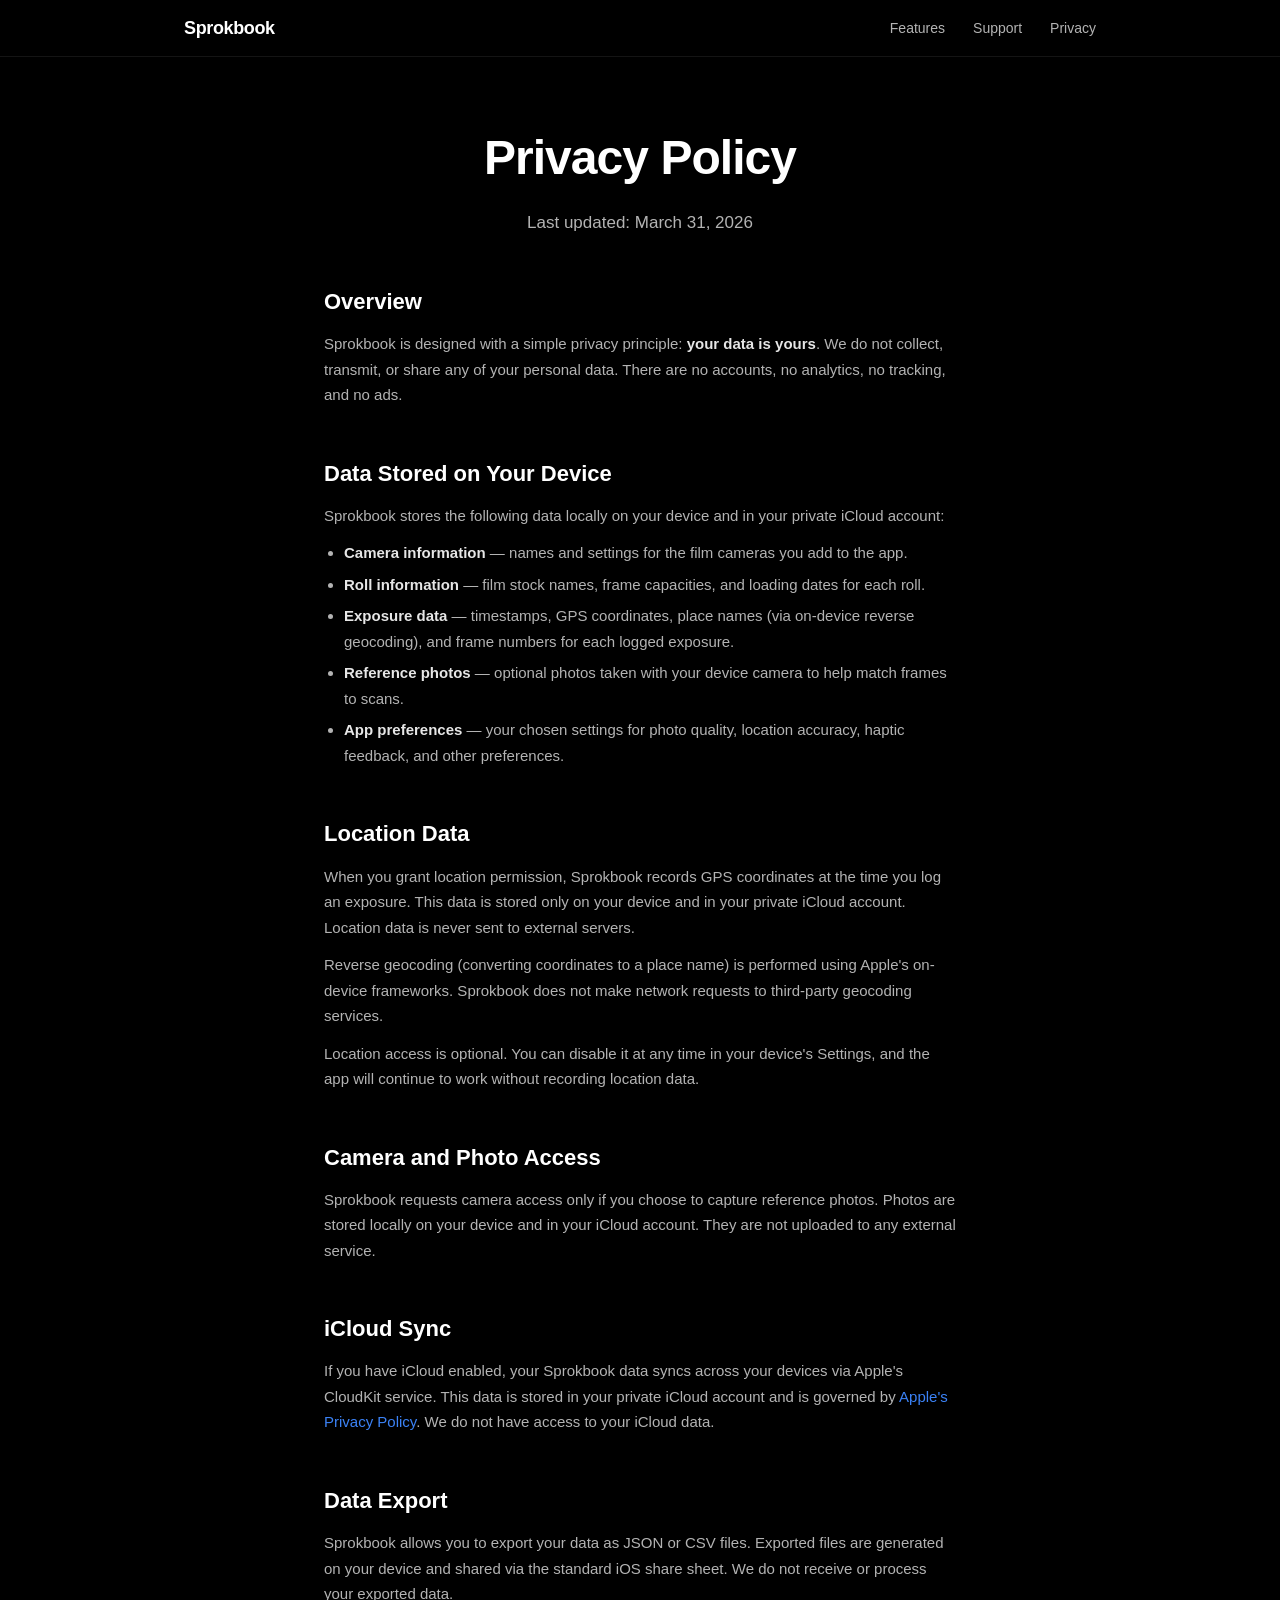
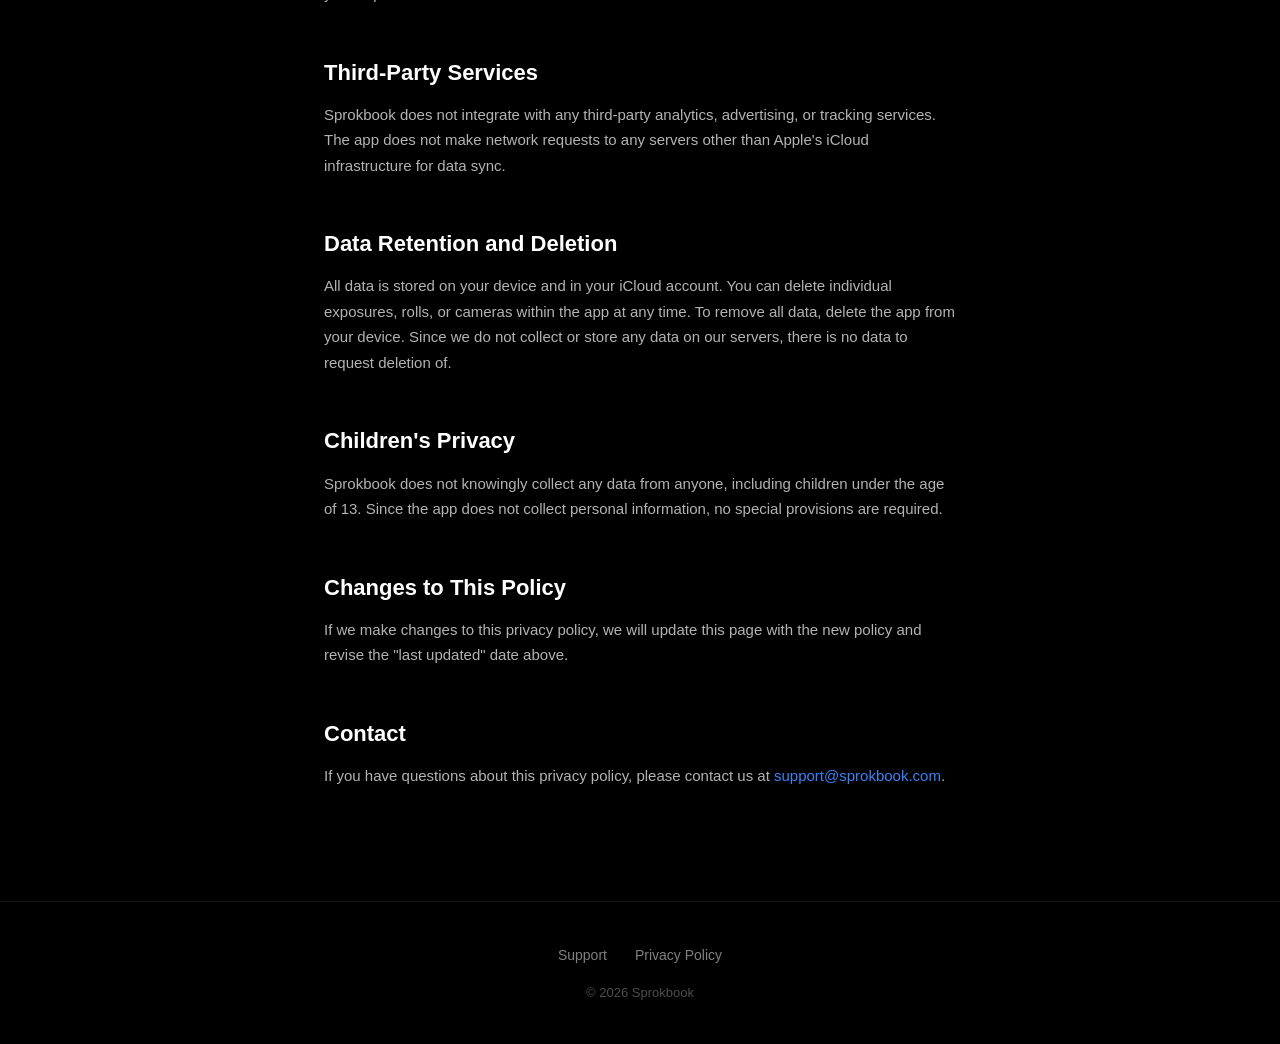
<file: privacy.html>
<!DOCTYPE html>
<html lang="en">
<head>
  <meta charset="UTF-8">
  <meta name="viewport" content="width=device-width, initial-scale=1.0">
  <title>Privacy Policy - Sprokbook</title>
  <meta name="description" content="Sprokbook privacy policy. We do not collect, transmit, or share any of your data.">
  <link rel="icon" type="image/png" href="favicon.png">
  <link rel="apple-touch-icon" href="reference-photos/icon.png">
  <link rel="stylesheet" href="css/style.css">
</head>
<body>

  <!-- Nav -->
  <nav class="site-nav">
    <div class="container">
      <a href="index.html" class="site-nav__brand">Sprokbook</a>
      <ul class="site-nav__links">
        <li><a href="index.html">Features</a></li>
        <li><a href="support.html">Support</a></li>
        <li><a href="privacy.html">Privacy</a></li>
      </ul>
    </div>
  </nav>

  <!-- Header -->
  <header class="page-header">
    <div class="container">
      <h1 class="page-header__title">Privacy Policy</h1>
      <p class="page-header__subtitle">Last updated: March 31, 2026</p>
    </div>
  </header>

  <!-- Body -->
  <div class="page-body">

    <h2>Overview</h2>
    <p>
      Sprokbook is designed with a simple privacy principle: <strong>your data is yours</strong>. We do not collect, transmit, or share any of your personal data. There are no accounts, no analytics, no tracking, and no ads.
    </p>

    <h2>Data Stored on Your Device</h2>
    <p>Sprokbook stores the following data locally on your device and in your private iCloud account:</p>
    <ul>
      <li><strong>Camera information</strong> &mdash; names and settings for the film cameras you add to the app.</li>
      <li><strong>Roll information</strong> &mdash; film stock names, frame capacities, and loading dates for each roll.</li>
      <li><strong>Exposure data</strong> &mdash; timestamps, GPS coordinates, place names (via on-device reverse geocoding), and frame numbers for each logged exposure.</li>
      <li><strong>Reference photos</strong> &mdash; optional photos taken with your device camera to help match frames to scans.</li>
      <li><strong>App preferences</strong> &mdash; your chosen settings for photo quality, location accuracy, haptic feedback, and other preferences.</li>
    </ul>

    <h2>Location Data</h2>
    <p>
      When you grant location permission, Sprokbook records GPS coordinates at the time you log an exposure. This data is stored only on your device and in your private iCloud account. Location data is never sent to external servers.
    </p>
    <p>
      Reverse geocoding (converting coordinates to a place name) is performed using Apple's on-device frameworks. Sprokbook does not make network requests to third-party geocoding services.
    </p>
    <p>
      Location access is optional. You can disable it at any time in your device's Settings, and the app will continue to work without recording location data.
    </p>

    <h2>Camera and Photo Access</h2>
    <p>
      Sprokbook requests camera access only if you choose to capture reference photos. Photos are stored locally on your device and in your iCloud account. They are not uploaded to any external service.
    </p>

    <h2>iCloud Sync</h2>
    <p>
      If you have iCloud enabled, your Sprokbook data syncs across your devices via Apple's CloudKit service. This data is stored in your private iCloud account and is governed by <a href="https://www.apple.com/legal/privacy/">Apple's Privacy Policy</a>. We do not have access to your iCloud data.
    </p>

    <h2>Data Export</h2>
    <p>
      Sprokbook allows you to export your data as JSON or CSV files. Exported files are generated on your device and shared via the standard iOS share sheet. We do not receive or process your exported data.
    </p>

    <h2>Third-Party Services</h2>
    <p>
      Sprokbook does not integrate with any third-party analytics, advertising, or tracking services. The app does not make network requests to any servers other than Apple's iCloud infrastructure for data sync.
    </p>

    <h2>Data Retention and Deletion</h2>
    <p>
      All data is stored on your device and in your iCloud account. You can delete individual exposures, rolls, or cameras within the app at any time. To remove all data, delete the app from your device. Since we do not collect or store any data on our servers, there is no data to request deletion of.
    </p>

    <h2>Children's Privacy</h2>
    <p>
      Sprokbook does not knowingly collect any data from anyone, including children under the age of 13. Since the app does not collect personal information, no special provisions are required.
    </p>

    <h2>Changes to This Policy</h2>
    <p>
      If we make changes to this privacy policy, we will update this page with the new policy and revise the "last updated" date above.
    </p>

    <h2>Contact</h2>
    <p>
      If you have questions about this privacy policy, please contact us at
      <a href="mailto:support@sprokbook.com">support@sprokbook.com</a>.
    </p>

  </div>

  <!-- Footer -->
  <footer class="site-footer">
    <div class="container">
      <ul class="site-footer__links">
        <li><a href="support.html">Support</a></li>
        <li><a href="privacy.html">Privacy Policy</a></li>
      </ul>
      <p class="site-footer__copy">&copy; 2026 Sprokbook</p>
    </div>
  </footer>

</body>
</html>
</file>
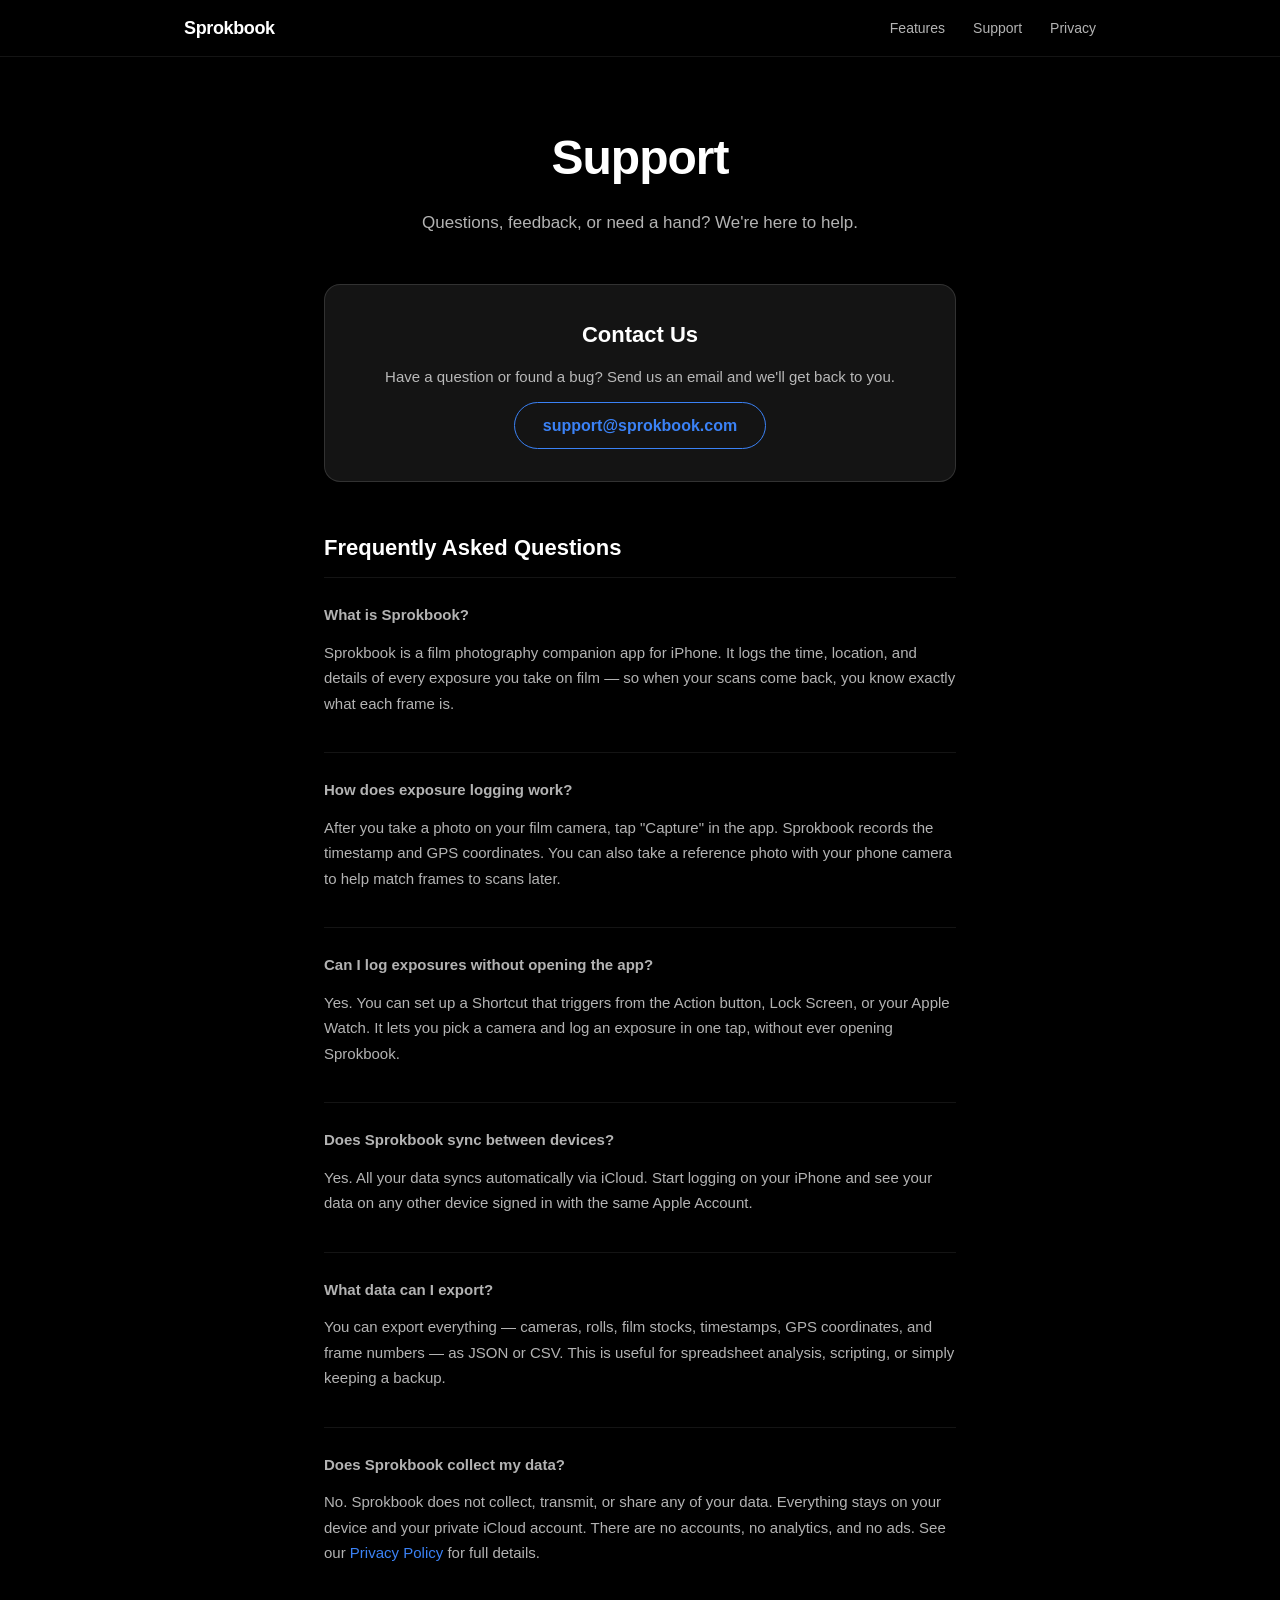
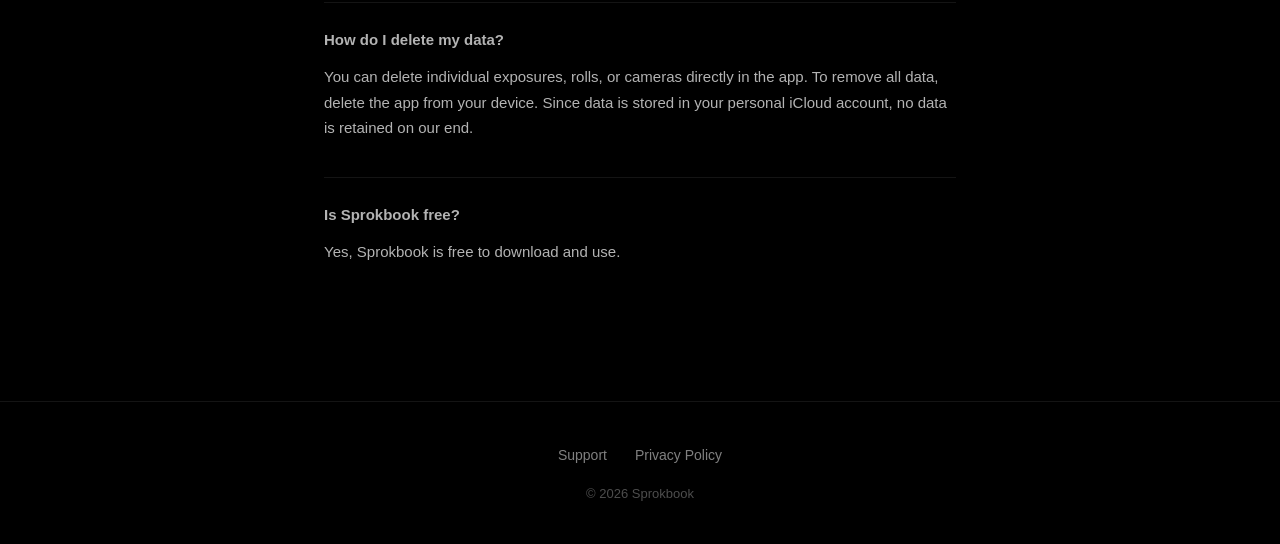
<file: support.html>
<!DOCTYPE html>
<html lang="en">
<head>
  <meta charset="UTF-8">
  <meta name="viewport" content="width=device-width, initial-scale=1.0">
  <title>Support - Sprokbook</title>
  <meta name="description" content="Get help with Sprokbook. Find answers to common questions or contact support.">
  <link rel="icon" type="image/png" href="favicon.png">
  <link rel="apple-touch-icon" href="reference-photos/icon.png">
  <link rel="stylesheet" href="css/style.css">
</head>
<body>

  <!-- Nav -->
  <nav class="site-nav">
    <div class="container">
      <a href="index.html" class="site-nav__brand">Sprokbook</a>
      <ul class="site-nav__links">
        <li><a href="index.html">Features</a></li>
        <li><a href="support.html">Support</a></li>
        <li><a href="privacy.html">Privacy</a></li>
      </ul>
    </div>
  </nav>

  <!-- Header -->
  <header class="page-header">
    <div class="container">
      <h1 class="page-header__title">Support</h1>
      <p class="page-header__subtitle">Questions, feedback, or need a hand? We're here to help.</p>
    </div>
  </header>

  <!-- Body -->
  <div class="page-body">

    <div class="contact-card">
      <h2 class="contact-card__title">Contact Us</h2>
      <p class="contact-card__desc">Have a question or found a bug? Send us an email and we'll get back to you.</p>
      <a href="mailto:support@sprokbook.com" class="contact-card__email">support@sprokbook.com</a>
    </div>

    <h2>Frequently Asked Questions</h2>

    <div class="faq-item">
      <p class="faq-item__q">What is Sprokbook?</p>
      <p class="faq-item__a">
        Sprokbook is a film photography companion app for iPhone. It logs the time, location, and details of every exposure you take on film &mdash; so when your scans come back, you know exactly what each frame is.
      </p>
    </div>

    <div class="faq-item">
      <p class="faq-item__q">How does exposure logging work?</p>
      <p class="faq-item__a">
        After you take a photo on your film camera, tap "Capture" in the app. Sprokbook records the timestamp and GPS coordinates. You can also take a reference photo with your phone camera to help match frames to scans later.
      </p>
    </div>

    <div class="faq-item">
      <p class="faq-item__q">Can I log exposures without opening the app?</p>
      <p class="faq-item__a">
        Yes. You can set up a Shortcut that triggers from the Action button, Lock Screen, or your Apple Watch. It lets you pick a camera and log an exposure in one tap, without ever opening Sprokbook.
      </p>
    </div>

    <div class="faq-item">
      <p class="faq-item__q">Does Sprokbook sync between devices?</p>
      <p class="faq-item__a">
        Yes. All your data syncs automatically via iCloud. Start logging on your iPhone and see your data on any other device signed in with the same Apple Account.
      </p>
    </div>

    <div class="faq-item">
      <p class="faq-item__q">What data can I export?</p>
      <p class="faq-item__a">
        You can export everything &mdash; cameras, rolls, film stocks, timestamps, GPS coordinates, and frame numbers &mdash; as JSON or CSV. This is useful for spreadsheet analysis, scripting, or simply keeping a backup.
      </p>
    </div>

    <div class="faq-item">
      <p class="faq-item__q">Does Sprokbook collect my data?</p>
      <p class="faq-item__a">
        No. Sprokbook does not collect, transmit, or share any of your data. Everything stays on your device and your private iCloud account. There are no accounts, no analytics, and no ads. See our <a href="privacy.html">Privacy Policy</a> for full details.
      </p>
    </div>

    <div class="faq-item">
      <p class="faq-item__q">How do I delete my data?</p>
      <p class="faq-item__a">
        You can delete individual exposures, rolls, or cameras directly in the app. To remove all data, delete the app from your device. Since data is stored in your personal iCloud account, no data is retained on our end.
      </p>
    </div>

    <div class="faq-item">
      <p class="faq-item__q">Is Sprokbook free?</p>
      <p class="faq-item__a">
        Yes, Sprokbook is free to download and use.
      </p>
    </div>

  </div>

  <!-- Footer -->
  <footer class="site-footer">
    <div class="container">
      <ul class="site-footer__links">
        <li><a href="support.html">Support</a></li>
        <li><a href="privacy.html">Privacy Policy</a></li>
      </ul>
      <p class="site-footer__copy">&copy; 2026 Sprokbook</p>
    </div>
  </footer>

</body>
</html>
</file>
<file: css/style.css>
/* ── Reset & Base ─────────────────────────────────────── */

*,
*::before,
*::after {
  margin: 0;
  padding: 0;
  box-sizing: border-box;
}

:root {
  --bg: #000;
  --fg: #fff;
  --fg-90: rgba(255, 255, 255, 0.90);
  --fg-70: rgba(255, 255, 255, 0.70);
  --fg-50: rgba(255, 255, 255, 0.50);
  --fg-30: rgba(255, 255, 255, 0.30);
  --fg-13: rgba(255, 255, 255, 0.13);
  --fg-08: rgba(255, 255, 255, 0.08);
  --accent: #3b82f6;
  --radius: 16px;
  --max-width: 960px;
}

html {
  scroll-behavior: smooth;
  -webkit-text-size-adjust: 100%;
}

body {
  font-family: -apple-system, BlinkMacSystemFont, "SF Pro Display",
    "Helvetica Neue", Arial, sans-serif;
  background: var(--bg);
  color: var(--fg-90);
  line-height: 1.6;
  -webkit-font-smoothing: antialiased;
}

a {
  color: var(--accent);
  text-decoration: none;
}

a:hover {
  text-decoration: underline;
}

img {
  max-width: 100%;
  height: auto;
  display: block;
}

/* ── Layout ──────────────────────────────────────────── */

.container {
  max-width: var(--max-width);
  margin: 0 auto;
  padding: 0 24px;
}

/* ── Navigation ──────────────────────────────────────── */

.site-nav {
  position: fixed;
  top: 0;
  left: 0;
  right: 0;
  z-index: 100;
  background: rgba(0, 0, 0, 0.8);
  -webkit-backdrop-filter: blur(20px);
  backdrop-filter: blur(20px);
  border-bottom: 1px solid var(--fg-08);
}

.site-nav .container {
  display: flex;
  align-items: center;
  justify-content: space-between;
  height: 56px;
}

.site-nav__brand {
  font-size: 18px;
  font-weight: 700;
  color: var(--fg);
  letter-spacing: -0.02em;
}

.site-nav__brand:hover {
  text-decoration: none;
}

.site-nav__links {
  display: flex;
  gap: 28px;
  list-style: none;
}

.site-nav__links a {
  color: var(--fg-70);
  font-size: 14px;
  font-weight: 500;
  transition: color 0.2s;
}

.site-nav__links a:hover {
  color: var(--fg);
  text-decoration: none;
}

/* ── Hero ────────────────────────────────────────────── */

.hero {
  padding: 140px 0 80px;
  text-align: center;
}

.hero__tagline {
  font-size: clamp(14px, 2vw, 16px);
  font-weight: 600;
  text-transform: uppercase;
  letter-spacing: 0.15em;
  color: var(--fg-50);
  margin-bottom: 16px;
}

.hero__title {
  font-size: clamp(44px, 8vw, 72px);
  font-weight: 700;
  letter-spacing: -0.03em;
  line-height: 1.05;
  color: var(--fg);
  margin-bottom: 20px;
}

.hero__subtitle {
  font-size: clamp(17px, 2.5vw, 20px);
  color: var(--fg-70);
  max-width: 560px;
  margin: 0 auto 40px;
  line-height: 1.5;
}

.hero__cta {
  display: inline-block;
  margin-bottom: 60px;
}

.hero__cta img {
  height: 54px;
  width: auto;
  transition: opacity 0.2s;
}

.hero__cta:hover img {
  opacity: 0.85;
}

/* Hero screenshot gallery */
.hero__screenshots {
  display: flex;
  justify-content: center;
  gap: 20px;
  margin: 0 auto;
  max-width: 800px;
}

.hero__screenshots img {
  width: 220px;
  border-radius: 24px;
  box-shadow: 0 20px 60px rgba(0, 0, 0, 0.6);
}

/* ── Feature Sections ────────────────────────────────── */

.feature {
  padding: 100px 0;
  border-top: 1px solid var(--fg-08);
}

.feature__grid {
  display: grid;
  grid-template-columns: 1fr 1fr;
  gap: 60px;
  align-items: center;
}

.feature__grid--reverse {
  direction: rtl;
}

.feature__grid--reverse > * {
  direction: ltr;
}

.feature__text {
  max-width: 440px;
}

.feature__label {
  font-size: 13px;
  font-weight: 600;
  text-transform: uppercase;
  letter-spacing: 0.12em;
  color: var(--fg-50);
  margin-bottom: 12px;
}

.feature__title {
  font-size: clamp(26px, 4vw, 34px);
  font-weight: 700;
  letter-spacing: -0.02em;
  line-height: 1.15;
  color: var(--fg);
  margin-bottom: 16px;
}

.feature__desc {
  font-size: 16px;
  color: var(--fg-70);
  line-height: 1.65;
}

.feature__media {
  display: flex;
  justify-content: center;
}

.feature__media img {
  max-height: 520px;
  border-radius: 20px;
  box-shadow: 0 16px 48px rgba(0, 0, 0, 0.5);
}

/* Dual-device media (iPhone + Watch) */
.feature__media--dual {
  display: flex;
  align-items: flex-end;
  gap: 16px;
  justify-content: center;
}

.feature__media--dual img:first-child {
  max-height: 460px;
}

.feature__media--dual img:last-child {
  max-height: 240px;
  border-radius: 40px;
}

/* ── Highlight Strip ─────────────────────────────────── */

.highlights {
  padding: 80px 0;
  border-top: 1px solid var(--fg-08);
}

.highlights__grid {
  display: grid;
  grid-template-columns: repeat(3, 1fr);
  gap: 32px;
}

.highlight-card {
  background: var(--fg-08);
  border: 1px solid var(--fg-13);
  border-radius: var(--radius);
  padding: 32px 28px;
}

.highlight-card__icon {
  font-size: 28px;
  margin-bottom: 16px;
}

.highlight-card__title {
  font-size: 18px;
  font-weight: 700;
  color: var(--fg);
  margin-bottom: 8px;
}

.highlight-card__desc {
  font-size: 14px;
  color: var(--fg-70);
  line-height: 1.6;
}

/* ── CTA Banner ──────────────────────────────────────── */

.cta-banner {
  padding: 100px 0;
  text-align: center;
  border-top: 1px solid var(--fg-08);
}

.cta-banner__title {
  font-size: clamp(28px, 5vw, 40px);
  font-weight: 700;
  letter-spacing: -0.02em;
  color: var(--fg);
  margin-bottom: 16px;
}

.cta-banner__desc {
  font-size: 17px;
  color: var(--fg-70);
  margin-bottom: 32px;
}

.cta-banner__cta {
  display: inline-block;
}

.cta-banner__cta img {
  height: 54px;
  width: auto;
  transition: opacity 0.2s;
}

.cta-banner__cta:hover img {
  opacity: 0.85;
}

/* ── Footer ──────────────────────────────────────────── */

.site-footer {
  padding: 40px 0;
  border-top: 1px solid var(--fg-08);
  text-align: center;
}

.site-footer__links {
  display: flex;
  justify-content: center;
  gap: 28px;
  list-style: none;
  margin-bottom: 16px;
}

.site-footer__links a {
  color: var(--fg-50);
  font-size: 14px;
  font-weight: 500;
}

.site-footer__links a:hover {
  color: var(--fg);
}

.site-footer__copy {
  font-size: 13px;
  color: var(--fg-30);
}

/* ── Support & Privacy Pages ─────────────────────────── */

.page-header {
  padding: 120px 0 48px;
  text-align: center;
}

.page-header__title {
  font-size: clamp(32px, 6vw, 48px);
  font-weight: 700;
  letter-spacing: -0.02em;
  color: var(--fg);
  margin-bottom: 12px;
}

.page-header__subtitle {
  font-size: 17px;
  color: var(--fg-70);
}

.page-body {
  max-width: 680px;
  margin: 0 auto;
  padding: 0 24px 100px;
}

.page-body h2 {
  font-size: 22px;
  font-weight: 700;
  color: var(--fg);
  margin: 48px 0 12px;
}

.page-body h2:first-child {
  margin-top: 0;
}

.page-body p,
.page-body li {
  font-size: 15px;
  color: var(--fg-70);
  line-height: 1.7;
  margin-bottom: 12px;
}

.page-body ul {
  padding-left: 20px;
  margin-bottom: 16px;
}

.page-body li {
  margin-bottom: 6px;
}

.page-body strong {
  color: var(--fg-90);
}

/* Support page: contact card */
.contact-card {
  background: var(--fg-08);
  border: 1px solid var(--fg-13);
  border-radius: var(--radius);
  padding: 32px;
  text-align: center;
  margin-bottom: 48px;
}

.contact-card__title {
  font-size: 20px;
  font-weight: 700;
  color: var(--fg);
  margin-bottom: 8px;
}

.contact-card__desc {
  font-size: 15px;
  color: var(--fg-70);
  margin-bottom: 16px;
}

.contact-card__email {
  display: inline-block;
  font-size: 16px;
  font-weight: 600;
  color: var(--accent);
  padding: 10px 28px;
  border: 1px solid var(--accent);
  border-radius: 99px;
  transition: background 0.2s, color 0.2s;
}

.contact-card__email:hover {
  background: var(--accent);
  color: var(--fg);
  text-decoration: none;
}

/* FAQ */
.faq-item {
  border-top: 1px solid var(--fg-08);
  padding: 24px 0;
}

.faq-item__q {
  font-size: 16px;
  font-weight: 700;
  color: var(--fg);
  margin-bottom: 8px;
}

.faq-item__a {
  font-size: 15px;
  color: var(--fg-70);
  line-height: 1.7;
}

/* ── Responsive ──────────────────────────────────────── */

@media (max-width: 768px) {
  .hero {
    padding: 110px 0 60px;
  }

  .hero__screenshots {
    gap: 12px;
  }

  .hero__screenshots img {
    width: 150px;
    border-radius: 18px;
  }

  .feature {
    padding: 64px 0;
  }

  .feature__grid,
  .feature__grid--reverse {
    grid-template-columns: 1fr;
    gap: 40px;
    direction: ltr;
    text-align: center;
  }

  .feature__text {
    max-width: none;
  }

  .feature__media img {
    max-height: 420px;
  }

  .feature__media--dual img:first-child {
    max-height: 360px;
  }

  .feature__media--dual img:last-child {
    max-height: 180px;
  }

  .highlights__grid {
    grid-template-columns: 1fr;
  }

  .site-nav__links {
    gap: 18px;
  }

  .site-nav__links a {
    font-size: 13px;
  }
}

@media (max-width: 480px) {
  .hero__screenshots {
    flex-wrap: wrap;
  }

  .hero__screenshots img {
    width: 130px;
    border-radius: 14px;
  }

  .hero__screenshots img:nth-child(3) {
    display: none;
  }
}
</file>
